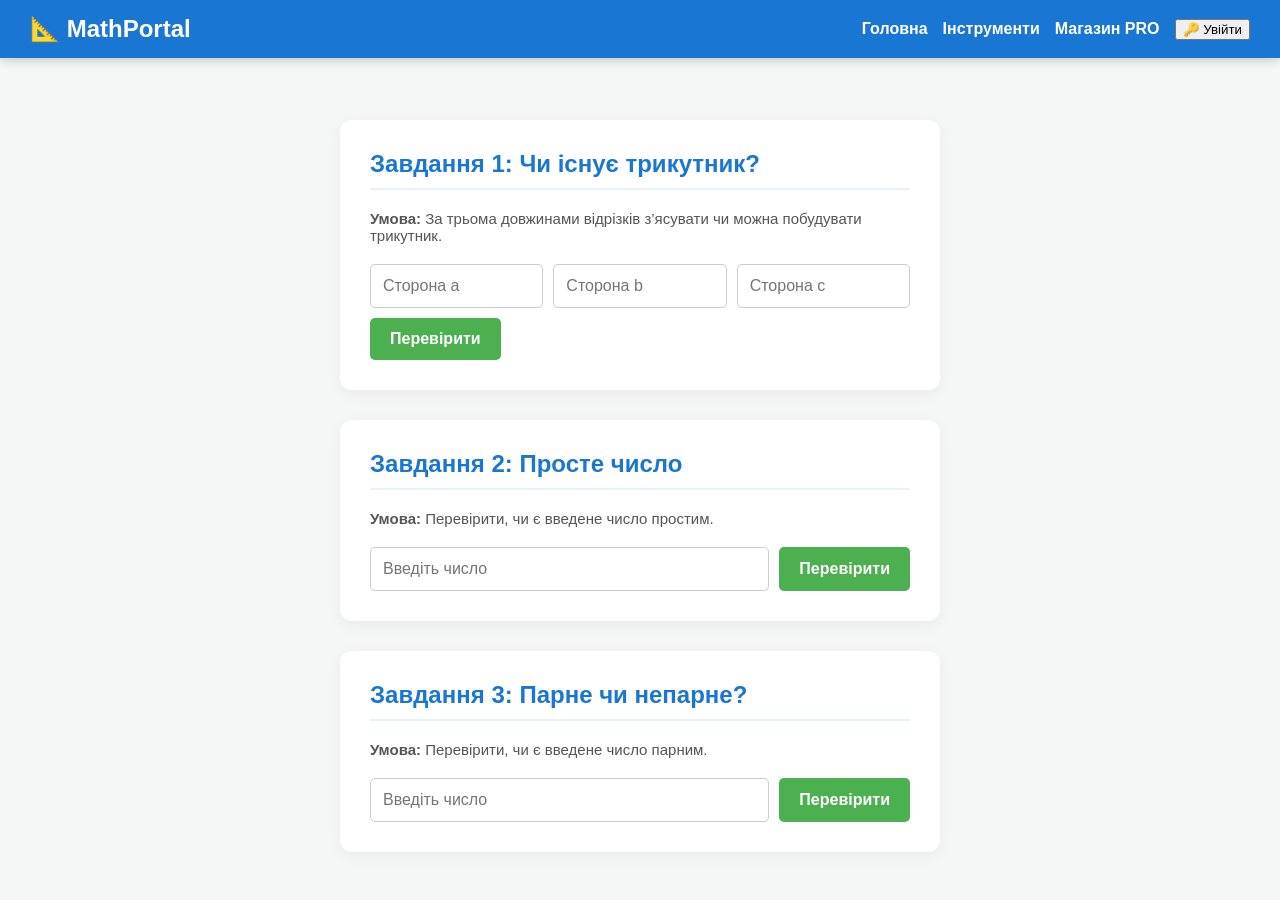
<file: tools.html>
<!DOCTYPE html>
<html lang="uk">
<head>
    <meta charset="UTF-8">
    <meta name="viewport" content="width=device-width, initial-scale=1.0">
    <title>Інструменти - MathPortal</title>
    
    <link rel="stylesheet" href="css/main.css">
    <link rel="stylesheet" href="css/tools.css">
</head>
<body>

    <nav class="navbar">
        <div class="logo">📐 MathPortal</div>
        <div class="nav-controls">
            <a href="index.html" class="nav-link">Головна</a>
            <a href="tools.html" class="nav-link">Інструменти</a>
            <a href="asynch.html" class="nav-link">Магазин PRO</a>
            <button id="authBtn">🔑 Увійти</button>
        </div>
    </nav>

    <main class="container" style="display: flex; flex-direction: column; align-items: center; gap: 30px;">
        
        <section class="task-block">
            <h2>Завдання 1: Чи існує трикутник?</h2>
            <p class="condition"><strong>Умова:</strong> За трьома довжинами відрізків з’ясувати чи можна побудувати трикутник.</p>
            <div class="input-group">
                <input type="number" id="sideA" placeholder="Сторона a">
                <input type="number" id="sideB" placeholder="Сторона b">
                <input type="number" id="sideC" placeholder="Сторона c">
                <button id="btnTask1">Перевірити</button>
            </div>
            <div id="resTask1" class="result"></div>
        </section>

        <section class="task-block">
            <h2>Завдання 2: Просте число</h2>
            <p class="condition"><strong>Умова:</strong> Перевірити, чи є введене число простим.</p>
            <div class="input-group">
                <input type="number" id="numPrime" placeholder="Введіть число">
                <button id="btnTask2">Перевірити</button>
            </div>
            <div id="resTask2" class="result"></div>
        </section>

        <section class="task-block">
            <h2>Завдання 3: Парне чи непарне?</h2>
            <p class="condition"><strong>Умова:</strong> Перевірити, чи є введене число парним.</p>
            <div class="input-group">
                <input type="number" id="numEven" placeholder="Введіть число">
                <button id="btnTask3">Перевірити</button>
            </div>
            <div id="resTask3" class="result"></div>
        </section>

    </main>

    <script src="js/script_tools.js"></script>
</body>
</html>
</file>
<file: css/main.css>
body {
    font-family: 'Segoe UI', Tahoma, Geneva, Verdana, sans-serif;
    margin: 0;
    padding: 0;
    background-color: #f4f7f6;
    color: #333;
}

.container {
    max-width: 1200px;
    margin: 100px auto 20px; 
    padding: 20px;
}

.navbar {
    position: fixed;
    top: 0;
    width: 100%;
    background-color: #1976D2;
    color: white;
    display: flex;
    justify-content: space-between;
    align-items: center;
    padding: 15px 30px;
    z-index: 1000;
    box-sizing: border-box;
    box-shadow: 0 2px 10px rgba(0,0,0,0.2);
}

.logo {
    font-size: 24px;
    font-weight: bold;
}

.nav-controls {
    display: flex;
    align-items: center;
    gap: 15px;
}

.nav-link {
    color: white;
    text-decoration: none;
    font-weight: bold;
    transition: color 0.3s;
}

.nav-link:hover {
    color: #FFEB3B;
}

.btn {
    padding: 10px 15px;
    background-color: #2196F3;
    color: white;
    border: none;
    border-radius: 5px;
    cursor: pointer;
    font-size: 14px;
    transition: opacity 0.3s;
}

.btn-red {
    background-color: #f44336;
}

.btn:hover {
    opacity: 0.8;
}

.modal {
    display: none;
    position: fixed;
    top: 0;
    left: 0;
    width: 100%;
    height: 100%;
    background: rgba(0,0,0,0.5);
    z-index: 2000;
}

.modal-content {
    background: white;
    width: 300px;
    margin: 15vh auto;
    padding: 20px;
    border-radius: 10px;
    position: relative;
    display: flex;
    flex-direction: column;
    gap: 15px;
    box-shadow: 0 5px 15px rgba(0,0,0,0.3);
}

.modal-content input {
    padding: 10px;
    border: 1px solid #ccc;
    border-radius: 5px;
}

.close-btn {
    position: absolute;
    right: 15px;
    top: 10px;
    font-size: 24px;
    cursor: pointer;
    color: #666;
}

.text-center {
    text-align: center;
}

.bottom-popup {
    position: fixed;
    bottom: -100px;
    left: 0;
    width: 100%;
    background: #333;
    color: white;
    padding: 15px;
    text-align: center;
    transition: bottom 0.5s ease-in-out;
    z-index: 999;
}

#scrollTopBtn {
    display: none;
    position: fixed;
    bottom: 30px;
    right: 30px;
    background: #1976D2;
    color: white;
    border: none;
    padding: 15px;
    border-radius: 50%;
    font-size: 20px;
    cursor: pointer;
    box-shadow: 0 4px 10px rgba(0,0,0,0.3);
    z-index: 1000;
}

#scrollTopBtn:hover {
    background: #1565C0;
}
</file>
<file: css/tools.css>
.task-block {
    background: white;
    padding: 30px;
    border-radius: 12px;
    box-shadow: 0 4px 15px rgba(0,0,0,0.05);
    width: 100%;
    max-width: 600px;
    box-sizing: border-box;
    transition: box-shadow 0.3s;
}

.task-block:hover {
    box-shadow: 0 6px 20px rgba(0,0,0,0.1);
}

.task-block h2 {
    color: #1976D2;
    margin-top: 0;
    border-bottom: 2px solid #e3f2fd;
    padding-bottom: 10px;
}

.condition {
    color: #555;
    font-size: 15px;
    margin-bottom: 20px;
}

.input-group {
    display: flex;
    flex-wrap: wrap;
    gap: 10px;
}

.input-group input {
    padding: 12px;
    border: 1px solid #ccc;
    border-radius: 5px;
    font-size: 16px;
    flex: 1;
    min-width: 120px;
}

.input-group input:focus {
    border-color: #1976D2;
    outline: none;
}

.input-group button {
    padding: 12px 20px;
    background-color: #4CAF50;
    color: white;
    border: none;
    border-radius: 5px;
    font-size: 16px;
    font-weight: bold;
    cursor: pointer;
    transition: background 0.3s;
}

.input-group button:hover {
    background-color: #45a049;
}


.result {
    margin-top: 20px;
    font-size: 18px;
    padding: 15px;
    border-radius: 5px;
    display: none;
    background-color: #f9f9f9;
    border-left: 5px solid #ccc;
}
</file>
